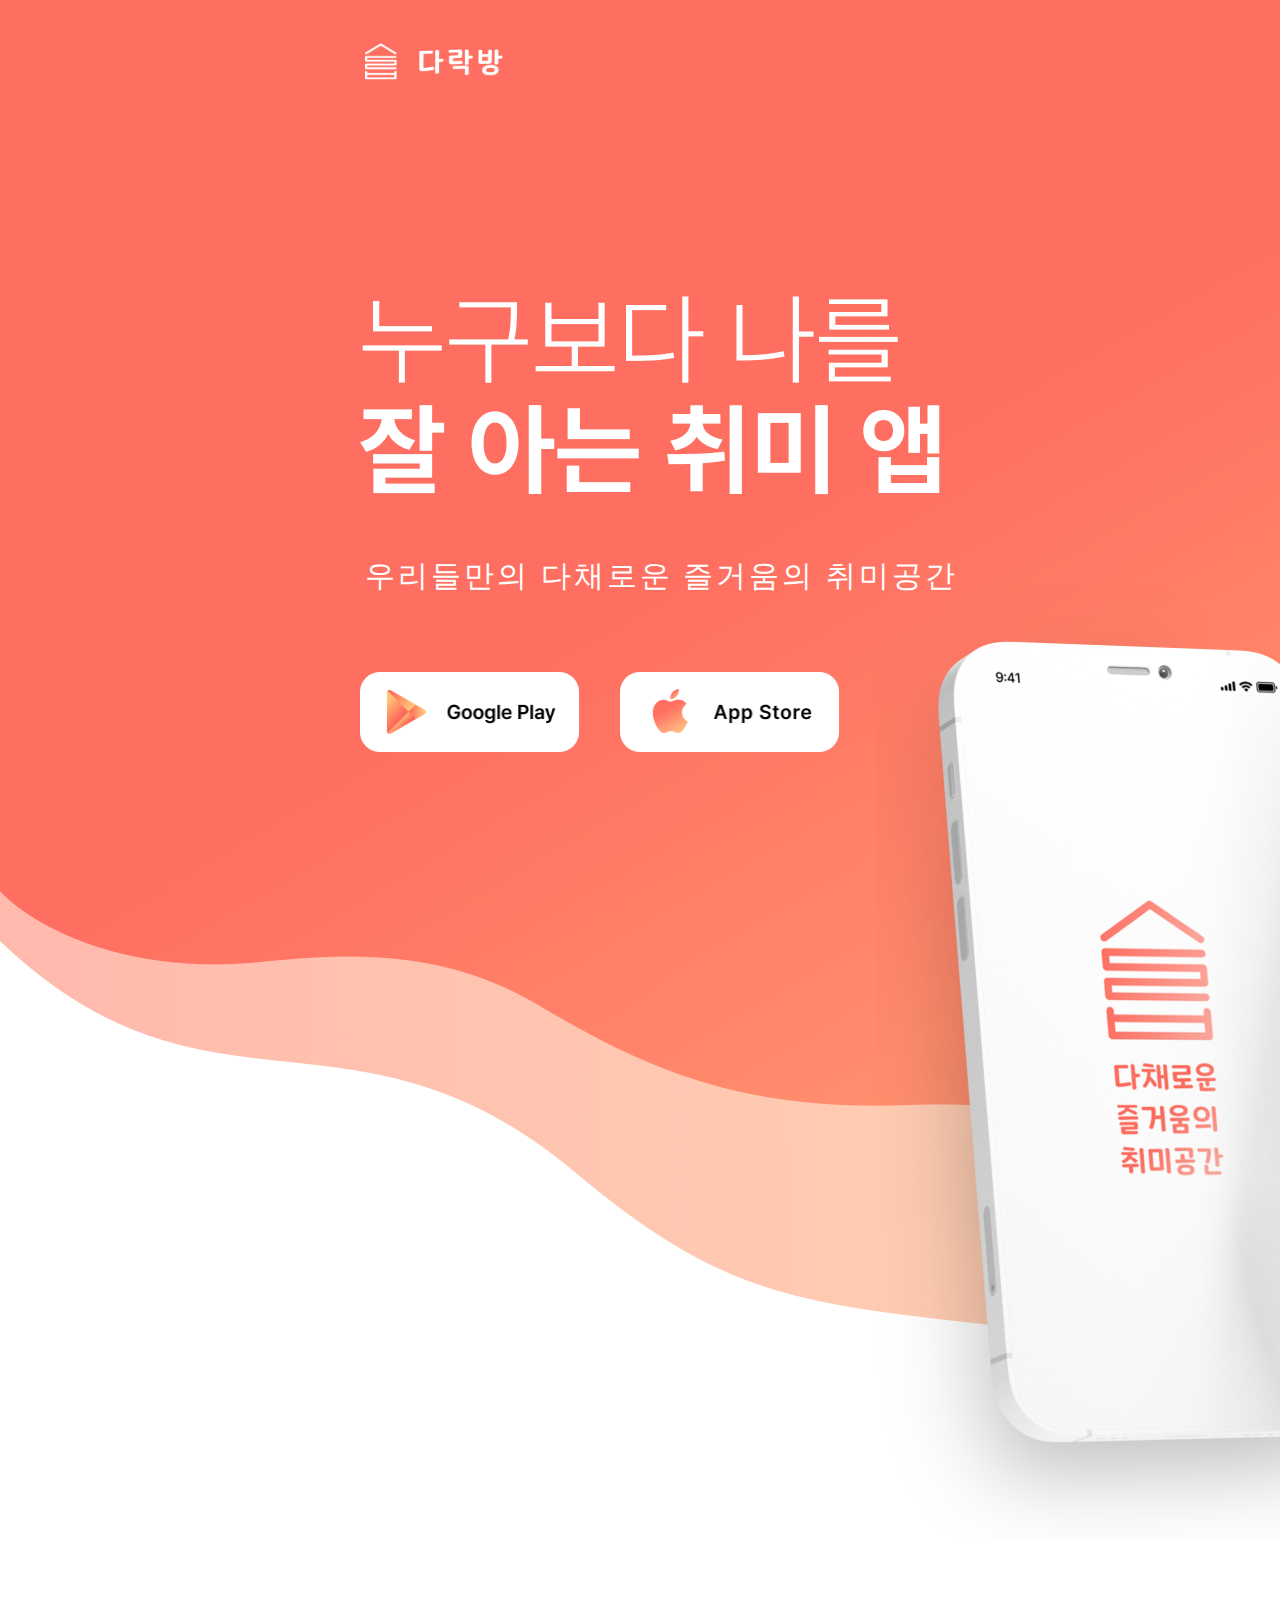
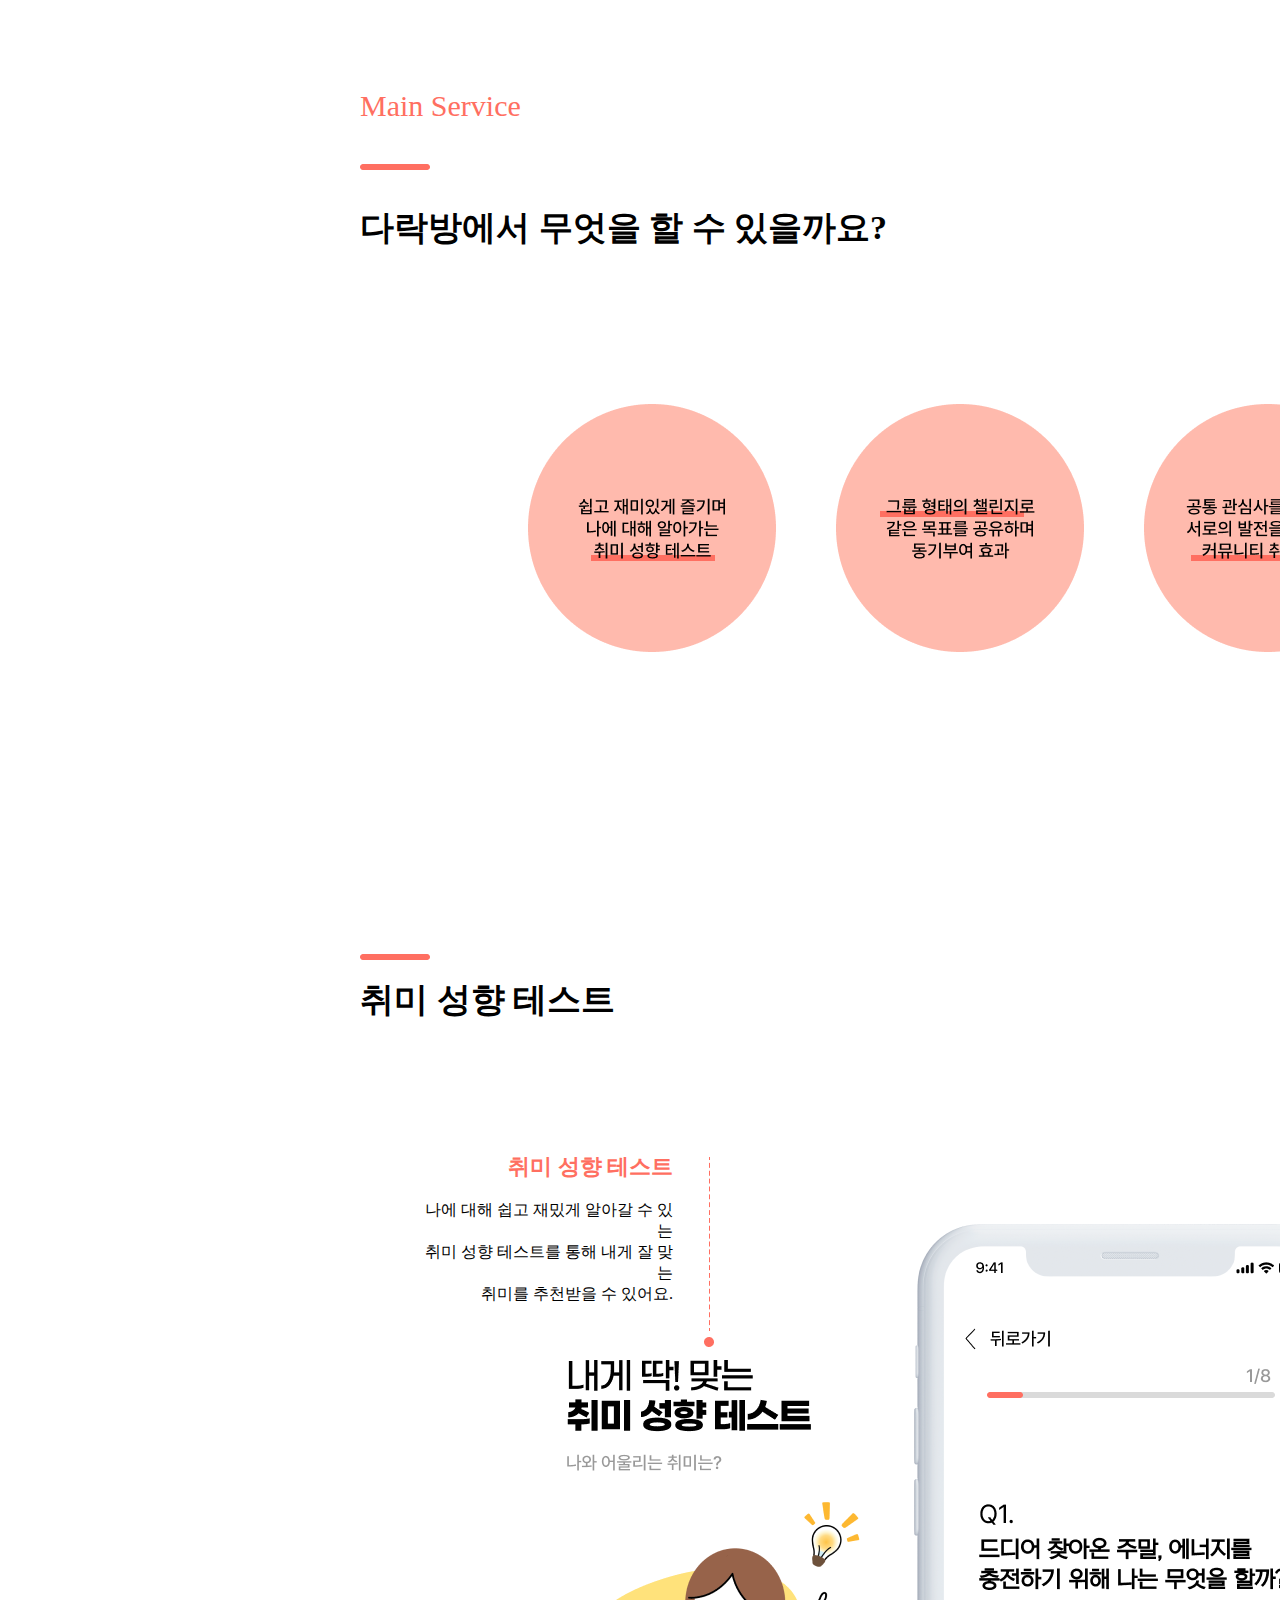
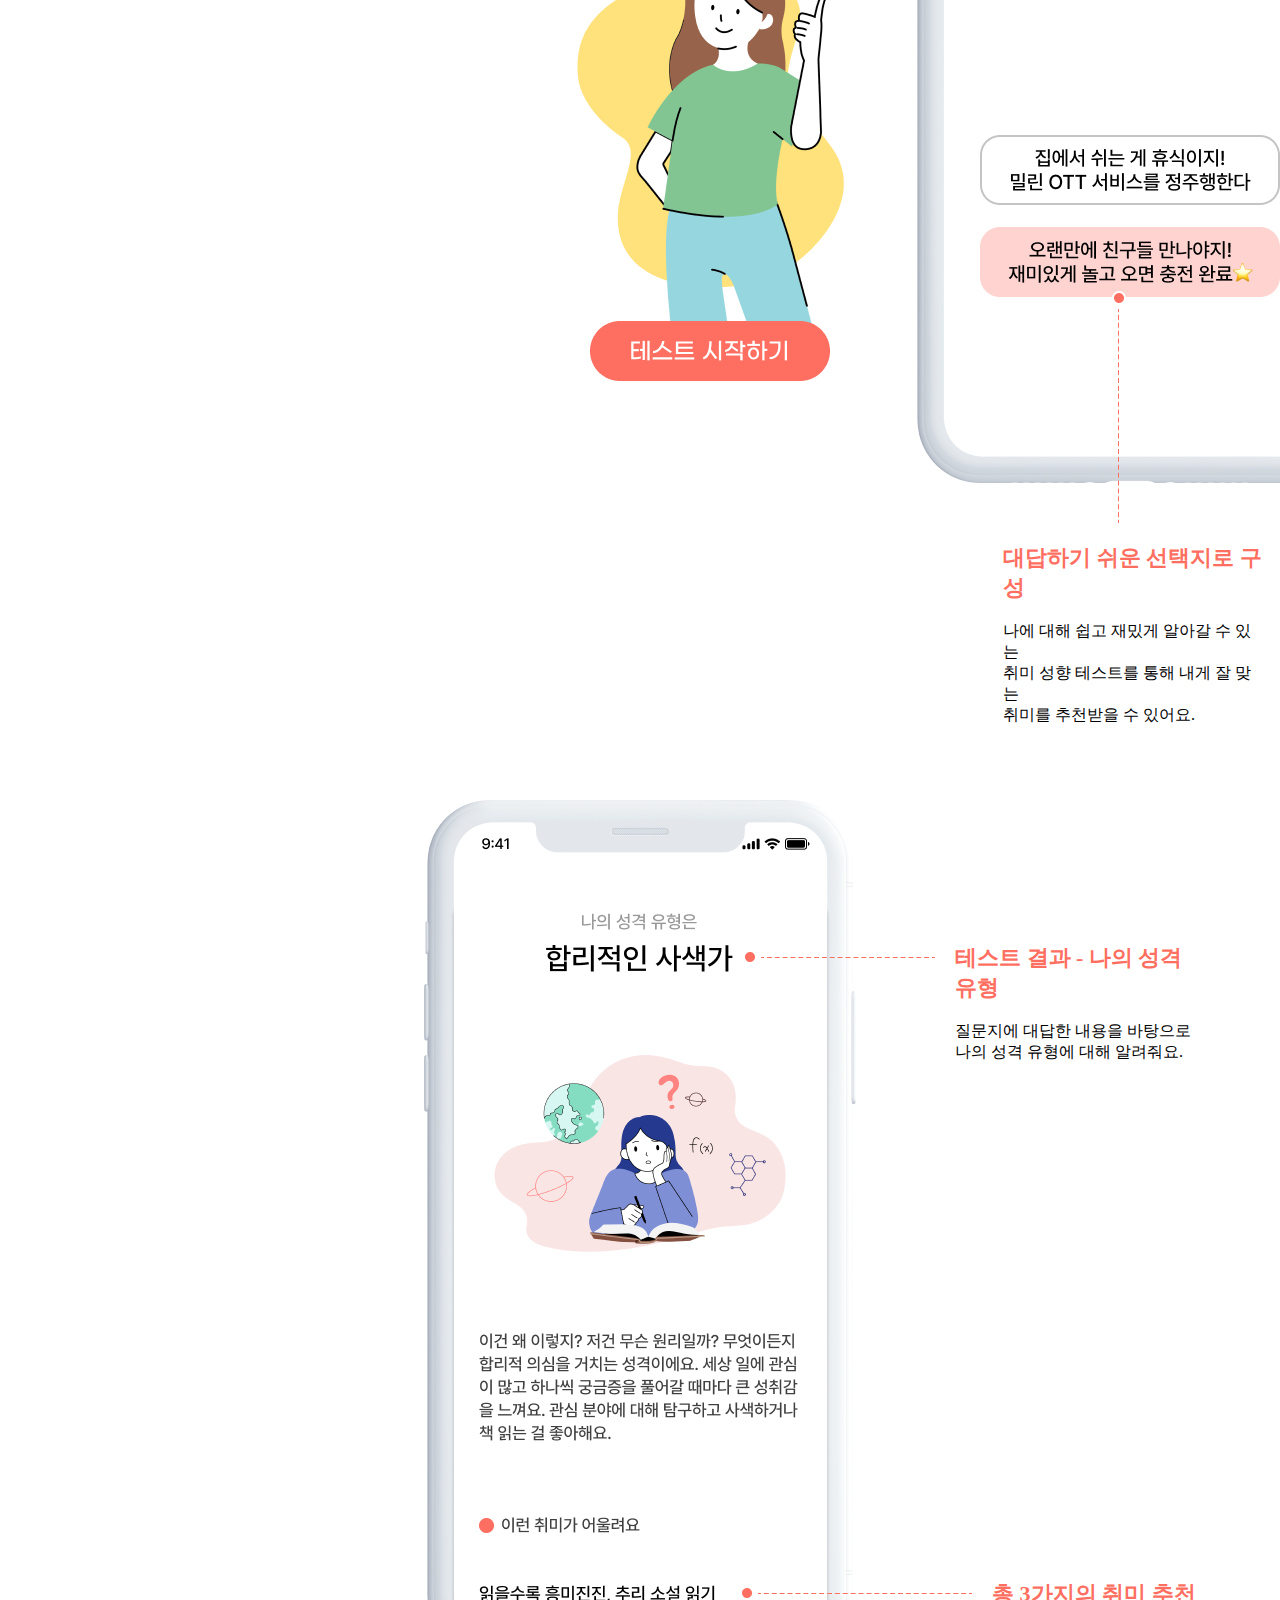
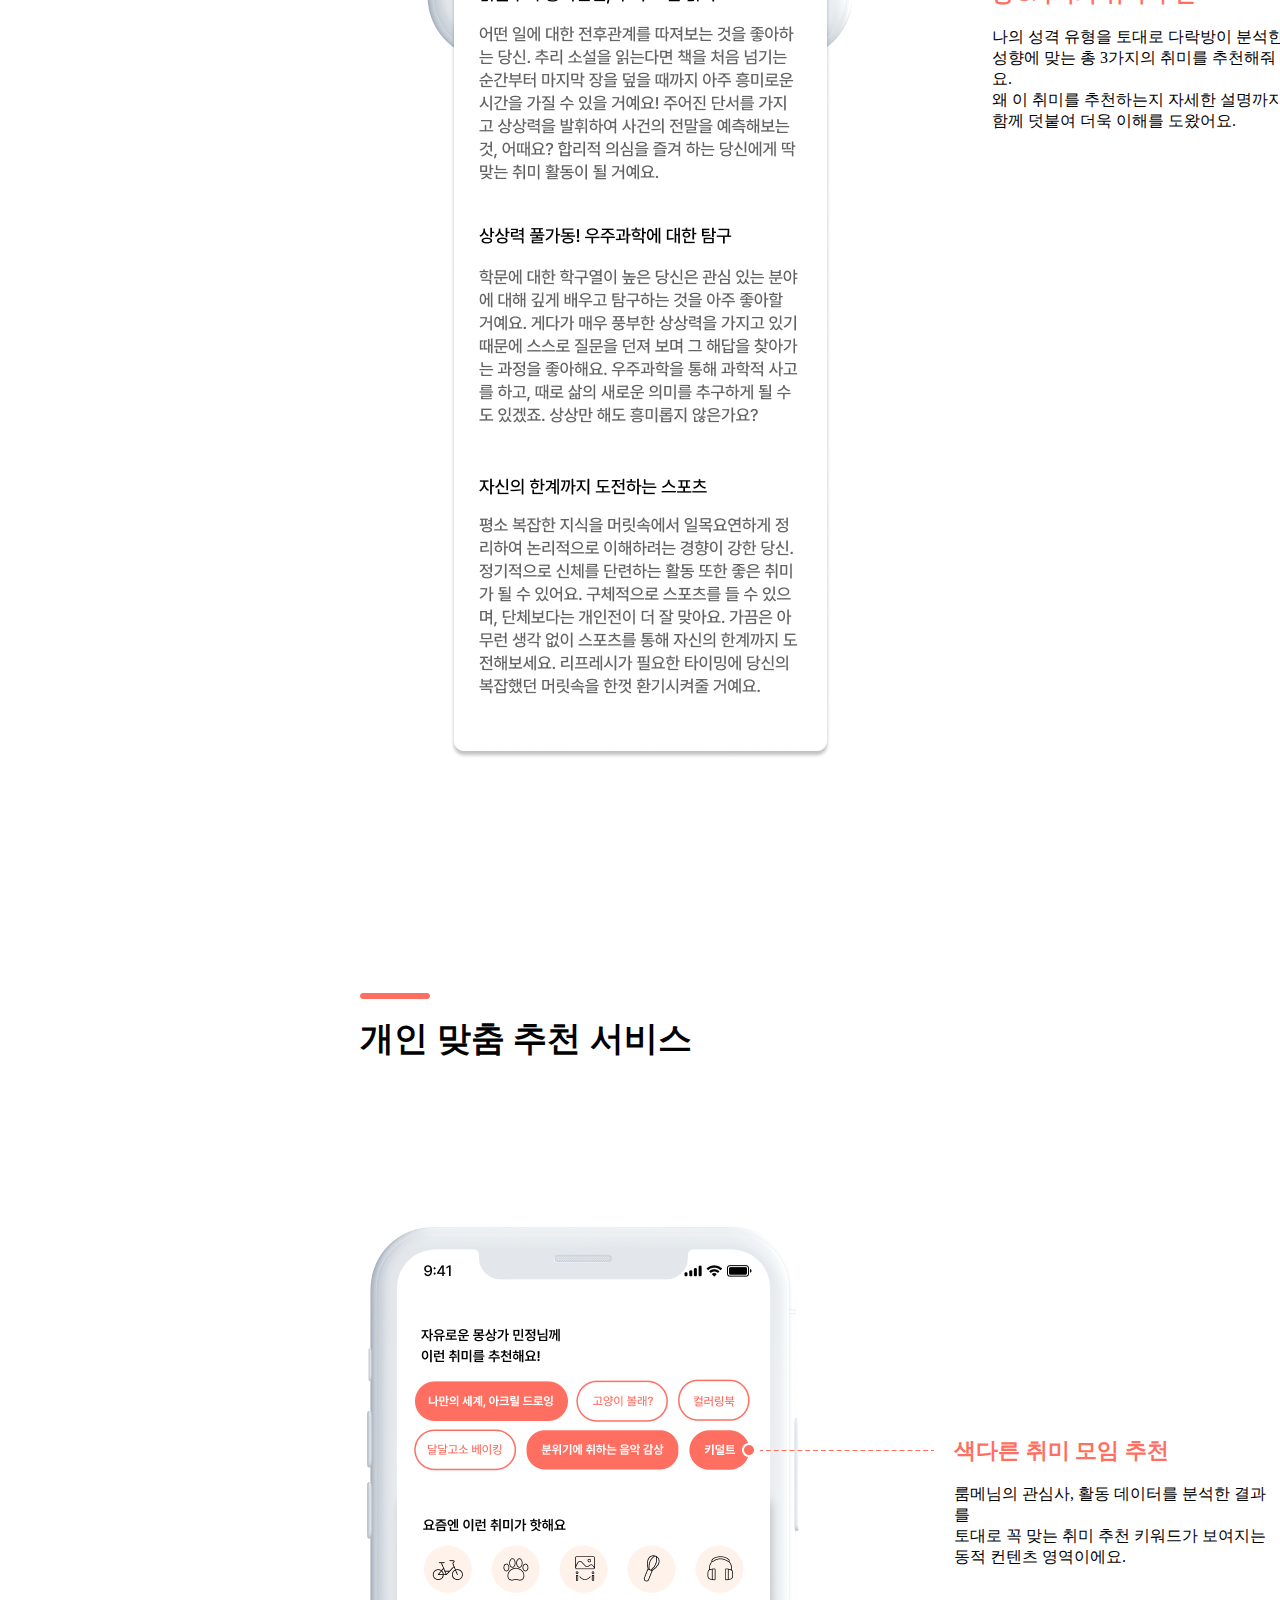
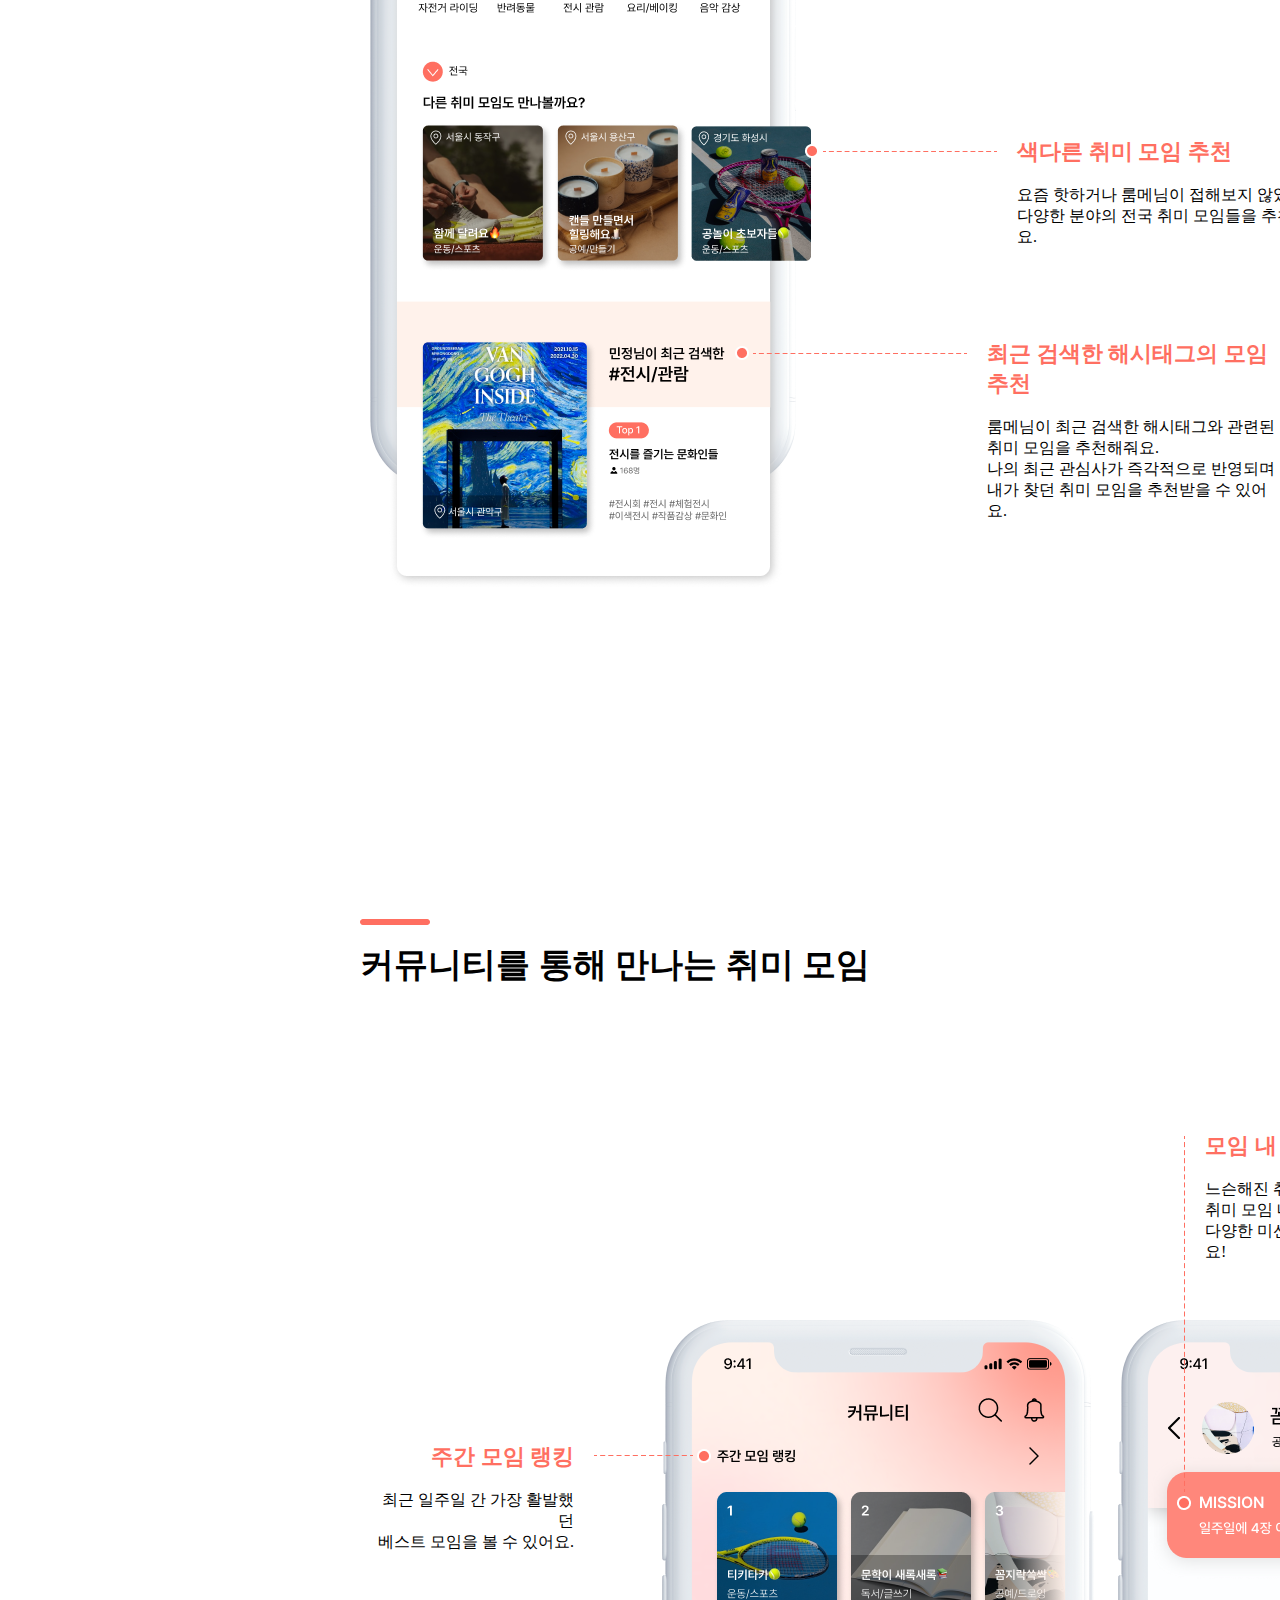
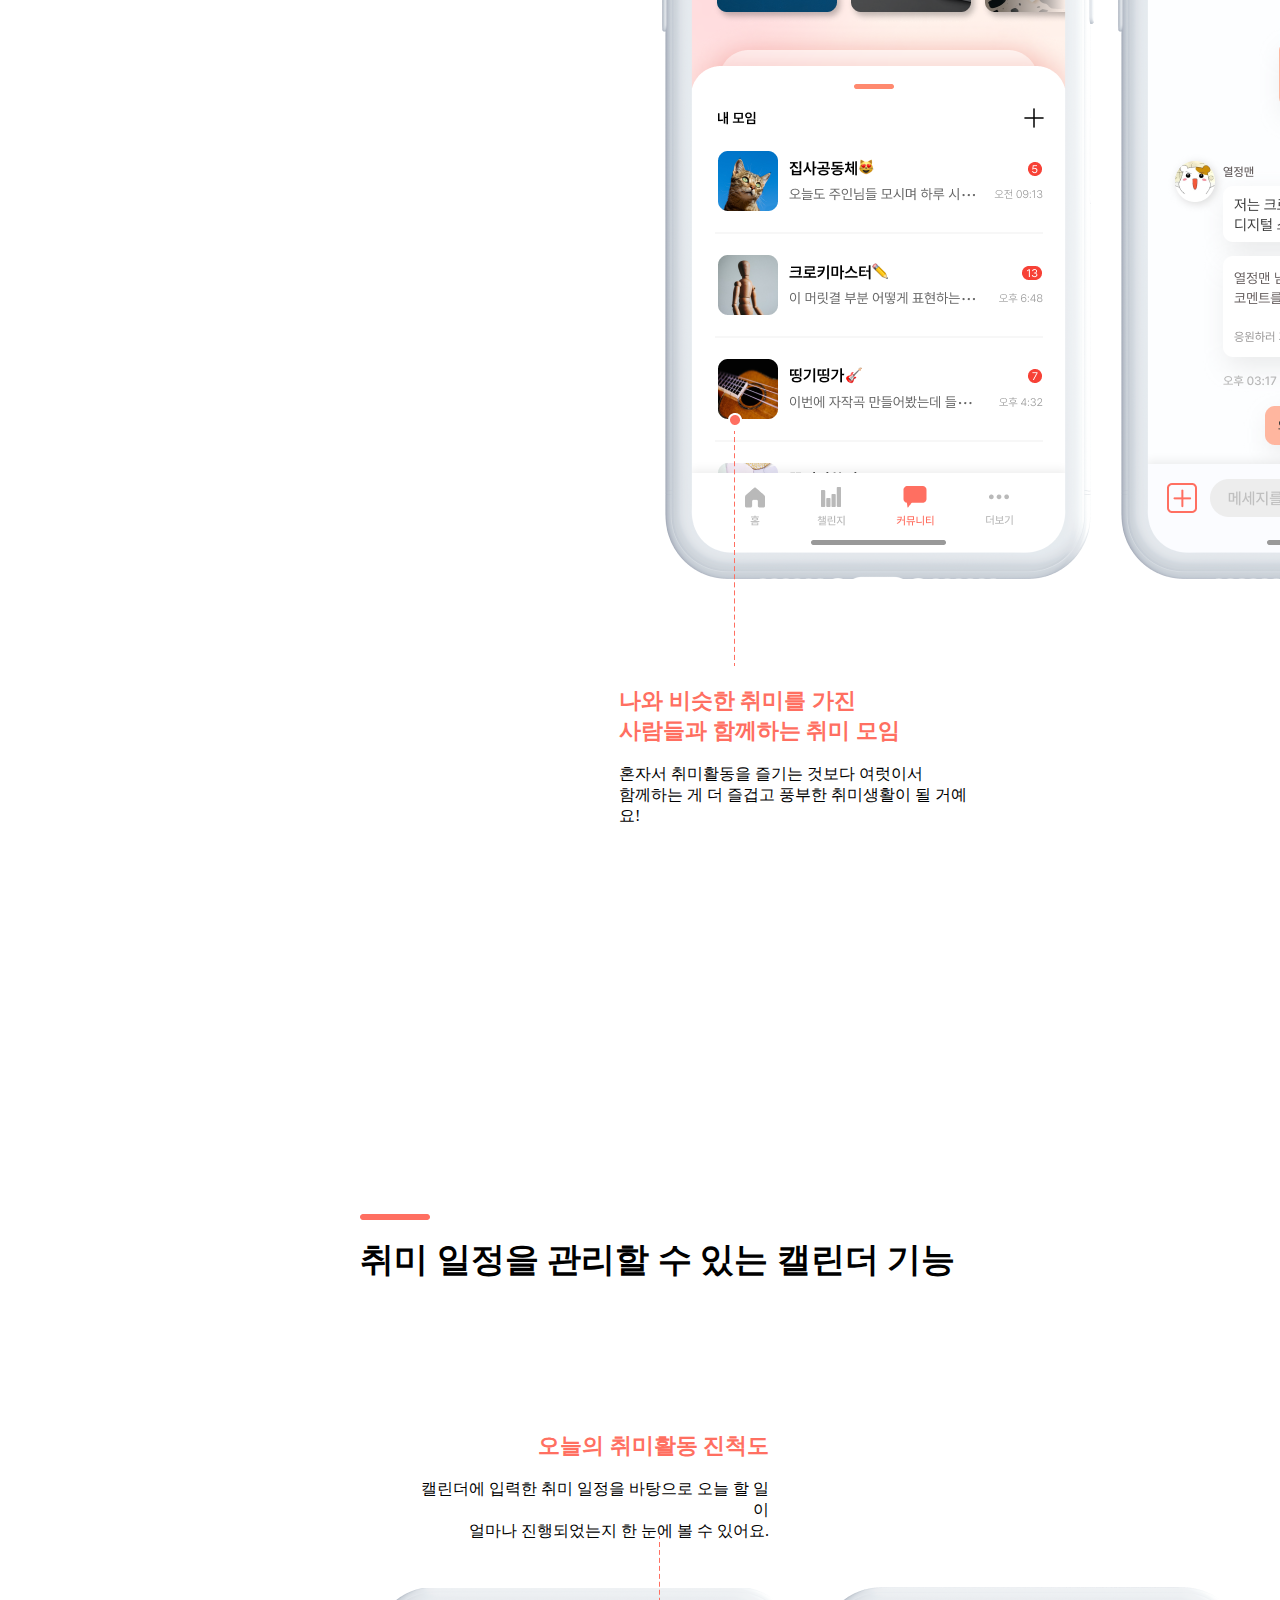
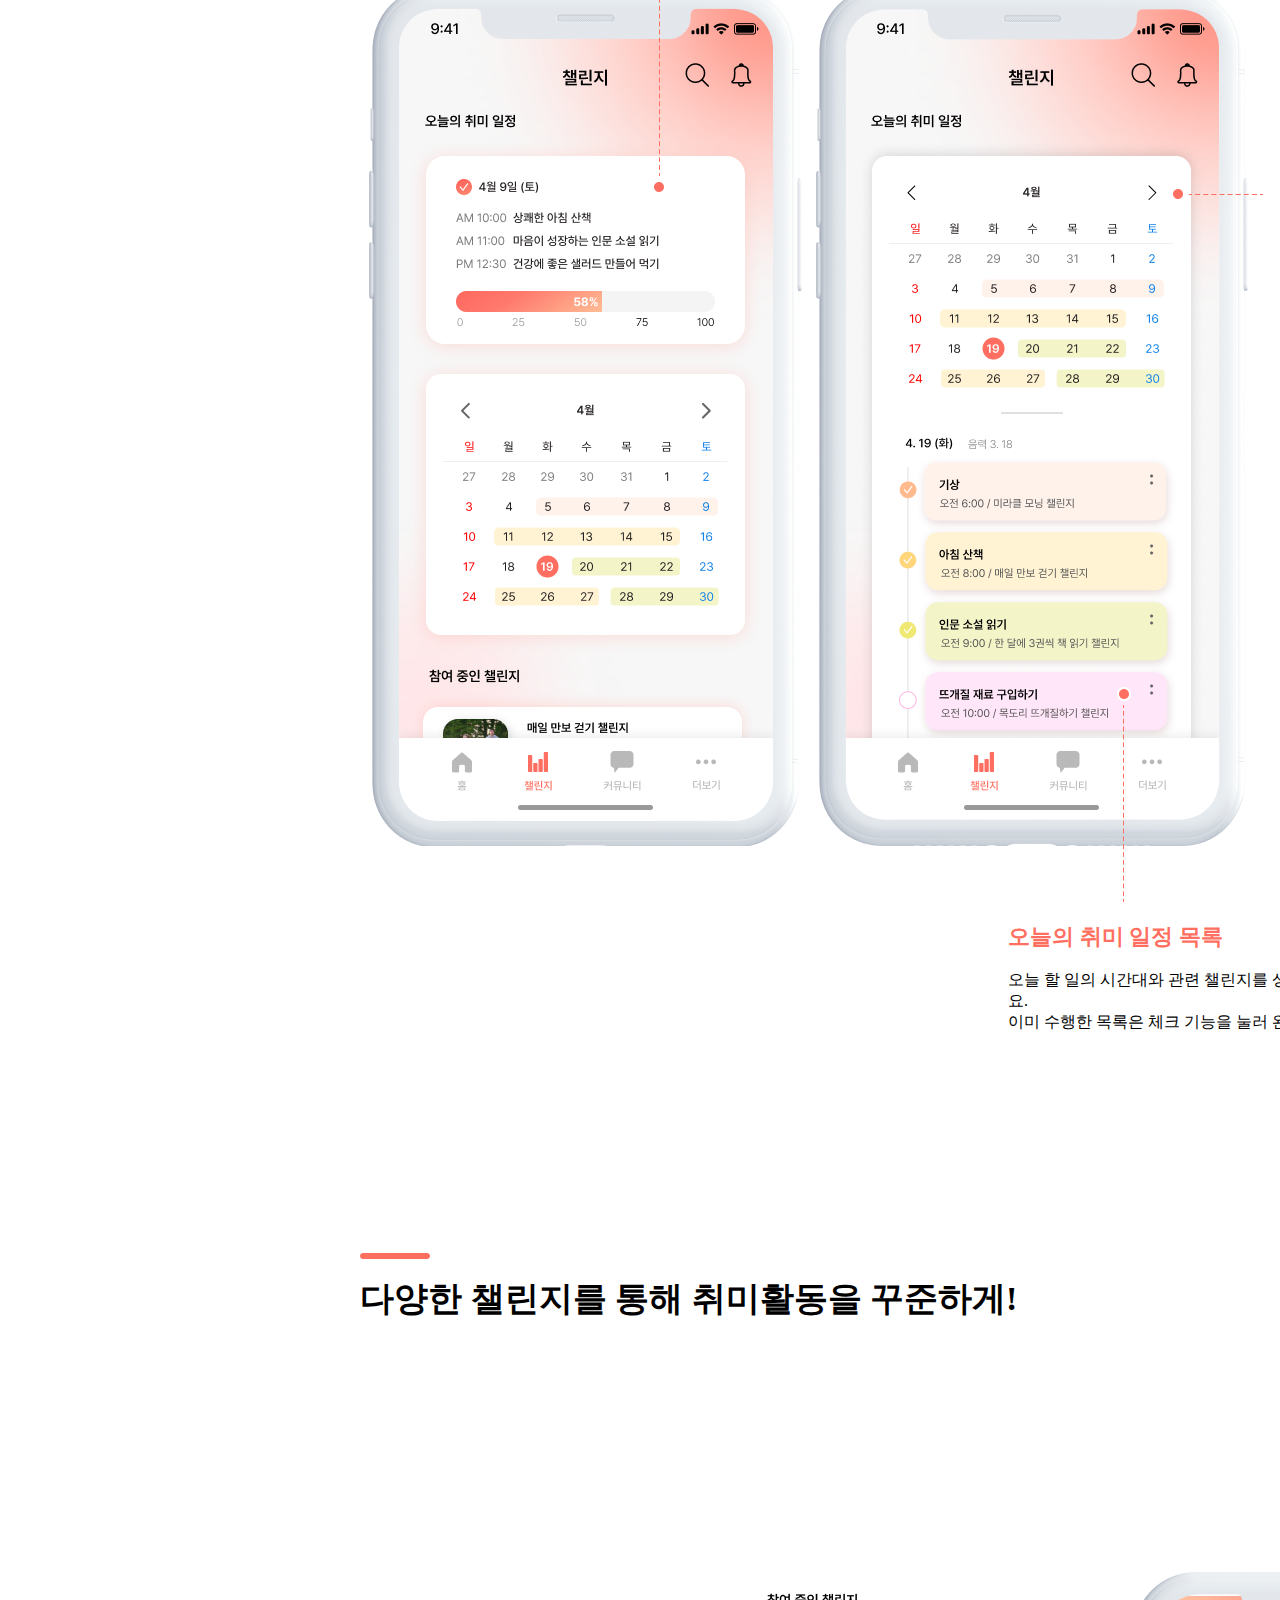
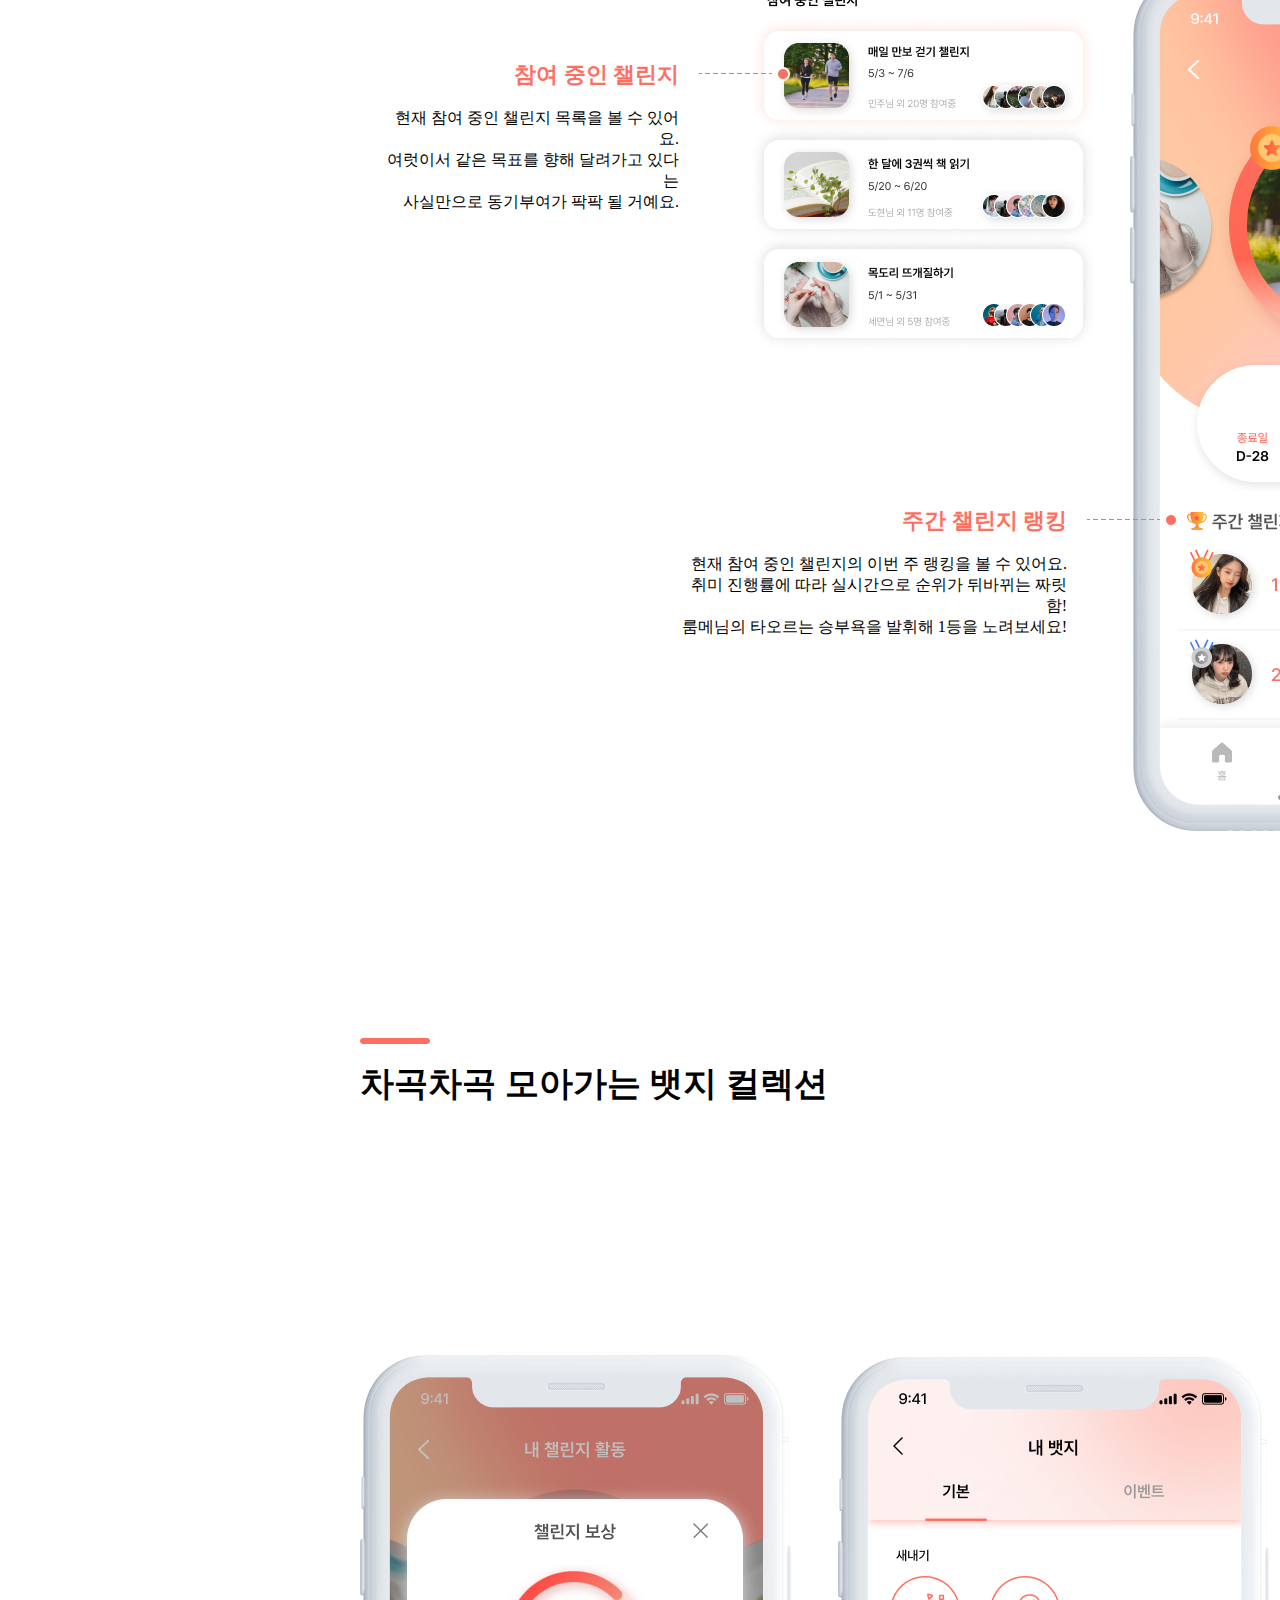
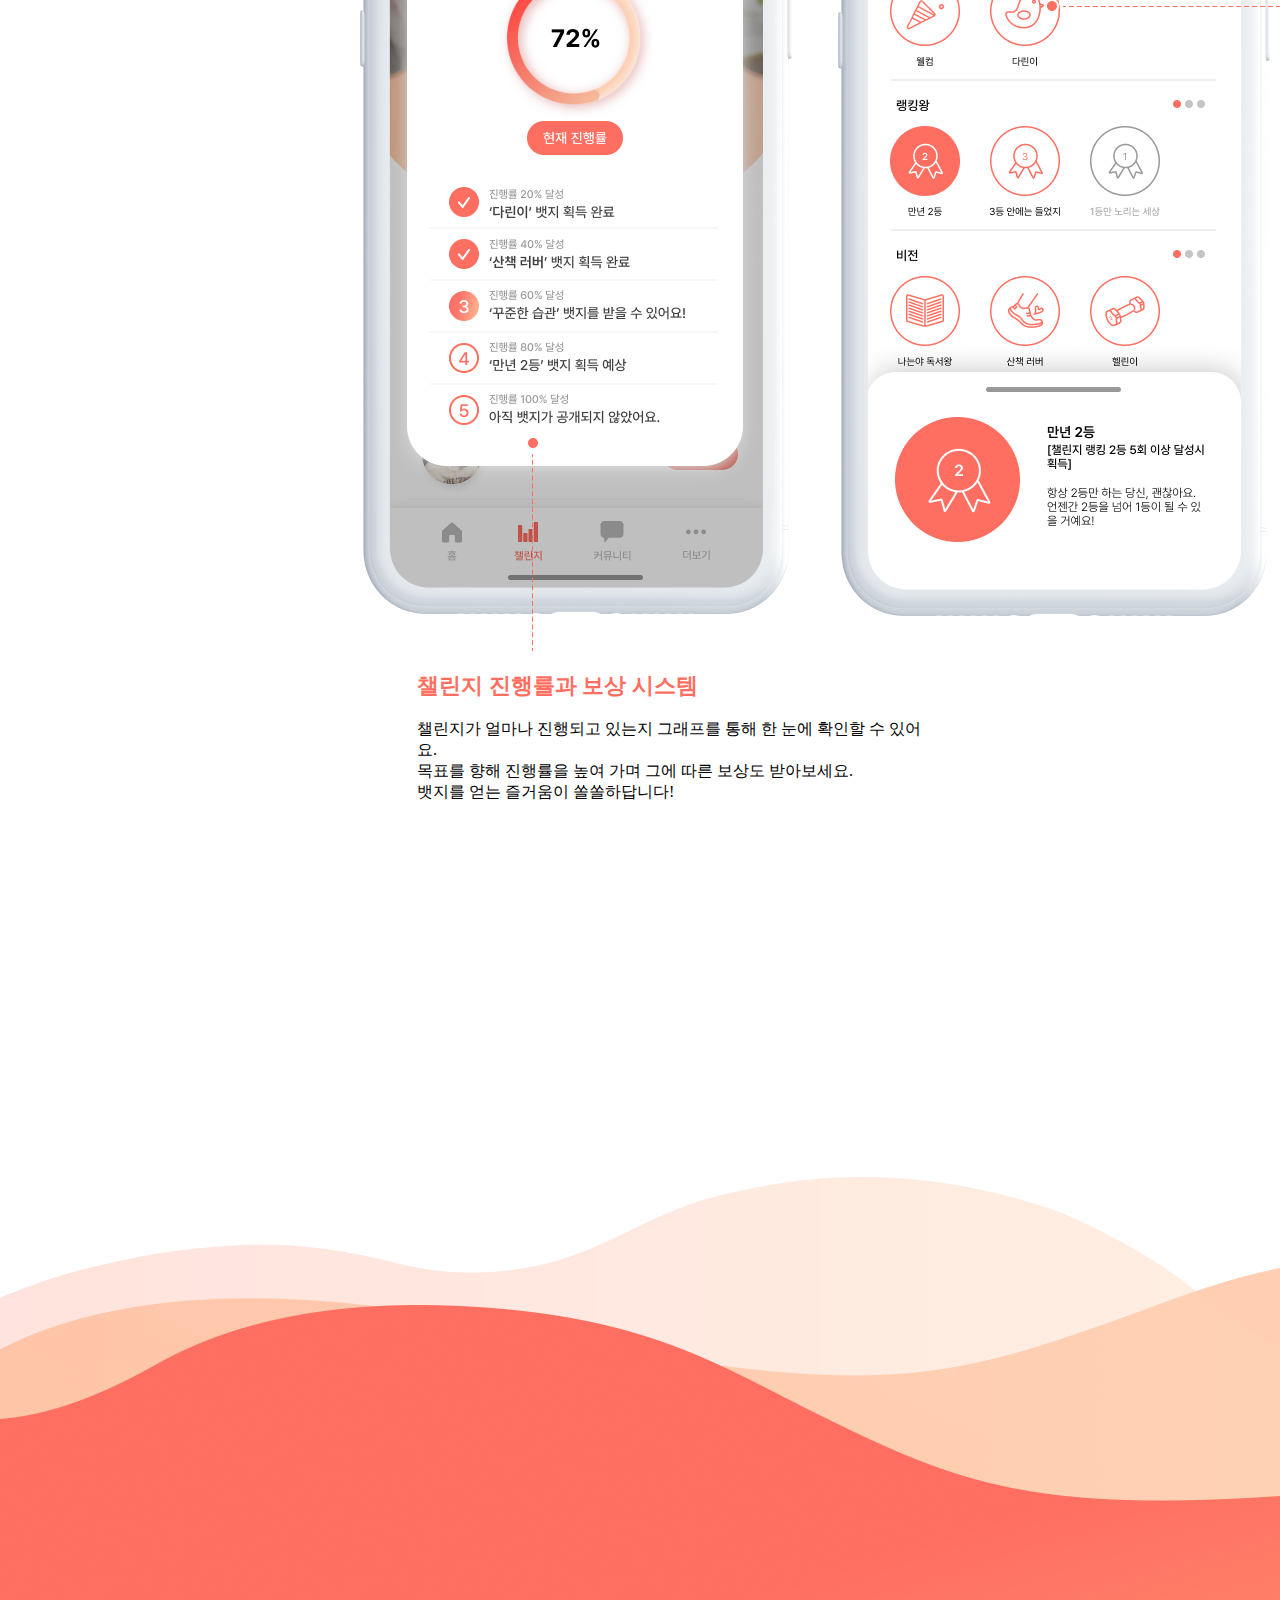
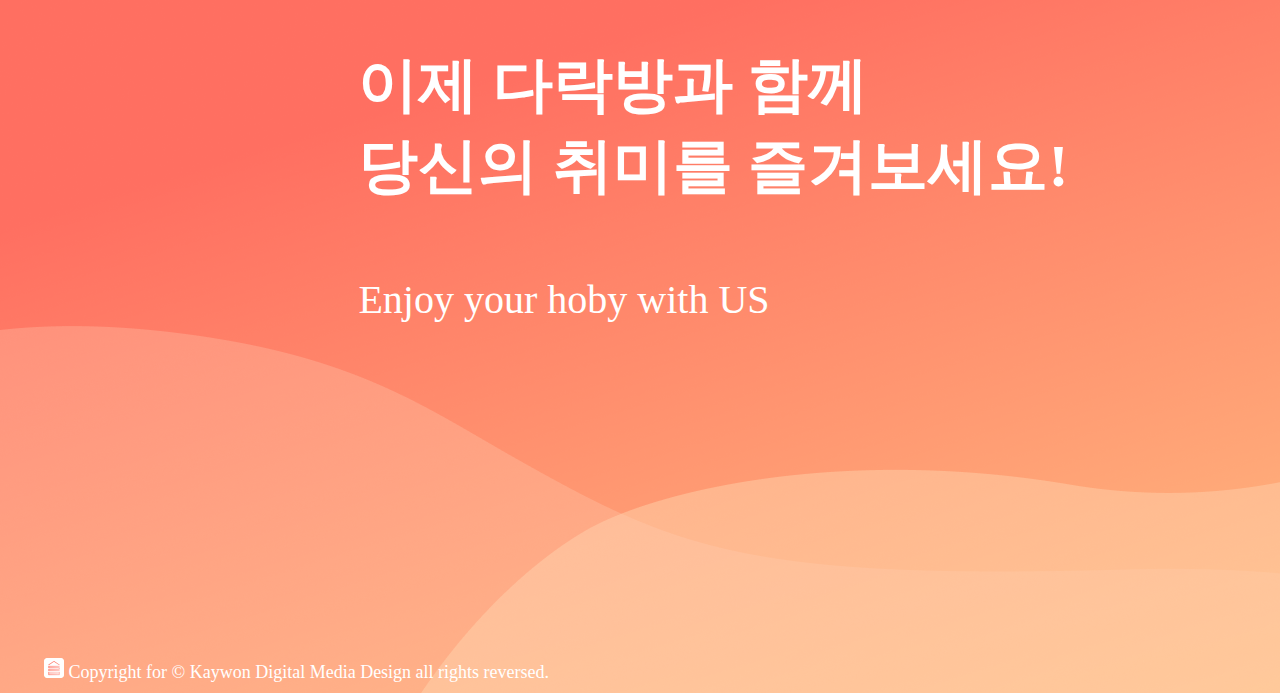
<file: service.html>
<!DOCTYPE html>
<html lang="en">
<head>
    <meta charset="UTF-8">
    <meta http-equiv="X-UA-Compatible" content="IE=edge">
    <meta name="viewport" content="width=device-width, initial-scale=1.0">
    <title>다락방서비스</title>

    <link rel="stylesheet" type="text/css" href="./css/service.css">
</head>
<body>
    <div id="wrap">
        <header>
            <h1><img id="logo" src="./img/index_logo.png"></h1>
            <nav>
                <ul>
                    <li id="moving"><a href="index.html">소개</a></li>
                </ul>
                <ul>
                    <li><a href="service.html">서비스</a></li>
                </ul>
            </nav>
            <img id="nav_bar" src="./img/nav_bar.png">
            <!-- <img id="mark" src="./img/mark.png"></img> -->
        </header>
        <section>
            <div>
                <img id="title" src="./img/index_title.png">
                <p id="sub_title">우리들만의 다채로운 즐거움의 취미공간</p>
                <img id="google" src="./img/googleplay.png">
                <img id="apple" src="./img/appstore.png">
                <img id="title_image" src="./img/title_image.png">
            </div>

            <div>
                <h2 id="title2">Main Service</h2>
                <img id="underbar1" src="./img/bar.png">
                <p id="sub_title2">다락방에서 무엇을 할 수 있을까요?</p>
                    <img id="service" src="./img/service.png">
            </div>

            <div>
                <img id="underbar2" src="./img/bar.png">
                <p id="sub_title3">취미 성향 테스트</p>
                    <img id="test_main1" src="./img/test_main1.png">
                <p id="test_introduce1">
                    <span>취미 성향 테스트</span><br><br>
                    나에 대해 쉽고 재밌게 알아갈 수 있는 <br>
                    취미 성향 테스트를 통해 내게 잘 맞는 <br>
                    취미를 추천받을 수 있어요.
                </p>
                <p id="test_introduce2">
                    <span>대답하기 쉬운 선택지로 구성</span><br><br>
                    나에 대해 쉽고 재밌게 알아갈 수 있는 <br>
                    취미 성향 테스트를 통해 내게 잘 맞는 <br>
                    취미를 추천받을 수 있어요.
                </p>
                    <img id="test_main2" src="./img/test_main2.png">
                    <p id="test_introduce3">
                        <span>테스트 결과 - 나의 성격 유형</span><br><br>
                        질문지에 대답한 내용을 바탕으로 <br>
                        나의 성격 유형에 대해 알려줘요.
                    </p>
                    <p id="test_introduce4">
                        <span>총 3가지의 취미 추천</span><br><br>
                        나의 성격 유형을 토대로 다락방이 분석한 <br>
                        성향에 맞는 총 3가지의 취미를 추천해줘요. <br>
                        왜 이 취미를 추천하는지 자세한 설명까지 <br>
                        함께 덧붙여 더욱 이해를 도왔어요.
                    </p>
            </div>

            <div>
            <img id="underbar3" src="./img/bar.png">
            <p id="sub_title4">개인 맞춤 추천 서비스</p>
                <img id="recommend_main" src="./img/recommend_main.png">
                <p id="recommend_introduce1">
                    <span>색다른 취미 모임 추천</span><br><br>
                        룸메님의 관심사, 활동 데이터를 분석한 결과를 <br>
                        토대로 꼭 맞는 취미 추천 키워드가 보여지는 <br>
                        동적 컨텐츠 영역이에요.
                </p>
                <p id="recommend_introduce2">
                    <span>색다른 취미 모임 추천</span><br><br>
                    요즘 핫하거나 룸메님이 접해보지 않았던 <br>
                    다양한 분야의 전국 취미 모임들을 추천해줘요.
                </p>
                <p id="recommend_introduce3">
                    <span>최근 검색한 해시태그의 모임 추천</span><br><br>
                    룸메님이 최근 검색한 해시태그와 관련된 <br>
                    취미 모임을 추천해줘요. <br>
                    나의 최근 관심사가 즉각적으로 반영되며 <br>
                    내가 찾던 취미 모임을 추천받을 수 있어요.
                </p>
            </div>

            <div>
                <img id="underbar4" src="./img/bar.png">
                <p id="sub_title5">커뮤니티를 통해 만나는 취미 모임</p>
                    <img id="community_main" src="./img/community_main.png">
                    <p id="community_introduce1">
                        <span>모임 내 취미 미션</span><br><br>
                        느슨해진 취미활동에 동기부여를 불어넣는 <br>
                        취미 모임 내 미션 기능을 통해 사람들과 함께 <br>
                        다양한 미션을 설정하고 목표를 달성해보세요!
                    </p>
                    <p id="community_introduce2">
                        <span>주간 모임 랭킹</span><br><br>
                        최근 일주일 간 가장 활발했던 <br>
                        베스트 모임을 볼 수 있어요.
                    </p>
                    <p id="community_introduce3">
                        <span>나와 비슷한 취미를 가진 <br>사람들과 함께하는 취미 모임</span><br><br>
                        혼자서 취미활동을 즐기는 것보다 여럿이서 <br>
                        함께하는 게 더 즐겁고 풍부한 취미생활이 될 거예요!
                    </p>
            </div>
            
            <div>
                <img id="underbar5" src="./img/bar.png">
                <p id="sub_title6">취미 일정을 관리할 수 있는 캘린더 기능</p>
                    <img id="calendar_main" src="./img/calendar_main.png">
                    <p id="calendar_introduce1">
                        <span>오늘의 취미활동 진척도</span><br><br>
                        캘린더에 입력한 취미 일정을 바탕으로 오늘 할 일이 <br>
                        얼마나 진행되었는지 한 눈에 볼 수 있어요.
                    </p>
                    <p id="calendar_introduce2">
                        <span>취미 캘린더</span><br><br>
                        취미 일정을 손쉽게 관리할 수 있는 <br>
                        캘린더를 이용해 취미활동을 더욱 <br>
                        간편하게 즐겨 보세요. <br>
                        일반적인 달력 형식으로 되어 있어 <br>
                        한 달 간의 취미 일정을 편리하게 <br>
                        확인할 수 있어요.
                    </p>
                    <p id="calendar_introduce3">
                        <span>오늘의 취미 일정 목록</span><br><br>
                        오늘 할 일의 시간대와 관련 챌린지를 상세하게 기입할 수 있어요. <br>
                        이미 수행한 목록은 체크 기능을 눌러 완료할 수 있어요.
                    </p>
            </div>

            <div>
                <img id="underbar6" src="./img/bar.png">
                <p id="sub_title7">다양한 챌린지를 통해 취미활동을 꾸준하게!</p>
                    <img id="challenge_main" src="./img/challenge_main.png">
                    <p id="challenge_introduce1">
                        <span>참여 중인 챌린지</span><br><br>
                        현재 참여 중인 챌린지 목록을 볼 수 있어요. <br>
                        여럿이서 같은 목표를 향해 달려가고 있다는 <br>
                        사실만으로 동기부여가 팍팍 될 거예요.
                    </p>
                    <p id="challenge_introduce2">
                        <span>주간 챌린지 랭킹</span><br><br>
                        현재 참여 중인 챌린지의 이번 주 랭킹을 볼 수 있어요. <br>
                        취미 진행률에 따라 실시간으로 순위가 뒤바뀌는 짜릿함! <br>
                        룸메님의 타오르는 승부욕을 발휘해 1등을 노려보세요!
                    </p>
            </div>

            <div>
                <img id="underbar7" src="./img/bar.png">
                <p id="sub_title8">차곡차곡 모아가는 뱃지 컬렉션</p>
                    <img id="collection_main" src="./img/collection_main.png">
                    <p id="collection_introduce1">
                        <span>내가 모은 뱃지 컬렉션</span><br><br>
                        룸메님이 챌린지를 달성하며 하나씩
                        모았던 뱃지들을 한 눈에 확인할 수
                        있어요.
                    </p>
                    <p id="collection_introduce2">
                        <span>챌린지 진행률과 보상 시스템</span><br><br>
                        챌린지가 얼마나 진행되고 있는지 그래프를 통해 한 눈에 확인할 수 있어요. <br>
                        목표를 향해 진행률을 높여 가며 그에 따른 보상도 받아보세요. <br>
                        뱃지를 얻는 즐거움이 쏠쏠하답니다!
                    </p>
            </div>
        </section>
        <footer>
            <!-- <img id="footer_background" src="./img/background_under.png"> -->
            <h1 id="footer_comment">
                이제 다락방과 함께 <br>
                당신의 취미를 즐겨보세요! <br><br>
                <p id="enjoy">Enjoy your hoby with US</p>
            </h1>
            <p id="footer_copyright"> 
                <img id="footer_logo" src="./img/footer_logo.png">
                Copyright for © Kaywon Digital Media Design all rights reversed.
            </p>
        </footer>
    </div>
</body>
</html>
</file>
<file: css/service.css>
* {
    margin: 0;
    padding: 0;
}

@import url('https://cdn.jsdelivr.net/gh/orioncactus/pretendard/dist/web/static/pretendard.css');

body {
    width: 100%;
    height: auto;
    /* margin: 0 auto; */

    background-image: url("../img/background2.png");
    background-size: cover;
    background-repeat: no-repeat;

    font-family: 'pretendard';
}
#wrap {
    width: 100%;
    height: 15093px;

    background-repeat: no-repeat;
}
#logo {
    position: absolute;
    width: 154px;
    height: 44px;
    left: 365px;
    top: 41px;
}
nav {
    font-family: 'Pretendard';
    font-style: normal;
    font-weight: 700;
    font-size: 28px;
    text-align: center;

    color: #FFFFFF;

    position: absolute;
    width: 216px;
    height: 34px;
    left: 1334px;
    top: 51px;
}
#moving {
    font-family: 'Pretendard';
    font-style: normal;
    font-weight: 400;
    font-size: 28px;

    color: #FFFFFF;
}
#title {
    position: absolute;

    left: 360px;
    top: 296px;
}
#sub_title {
    position: absolute;
    left: 365px;
    top: 556px;
    
    font-family: 'Pretendard';
    font-style: normal;
    font-weight: 400;
    font-size: 30px;

    letter-spacing: 0.1em;
    color: #FFFFFF;
}
#google {
    position: absolute;
    width: 220px;
    height: 80px; 
    margin: 0 auto;
    left: 360px;
    top: 672px;
}
#apple {
    position: absolute;
    width: 220px;
    height: 80px;
    margin: 0 auto;
    left: 620px;
    top: 672px;
}
#title_image {
    position: absolute;
    width: 898px;
    height: 1121px;
    left: 876px;
    top: 419px;

    margin: 0 auto;
    /* width: 1146px;
    height: 1596px; */
    /* left: 37.5%; */
}
li {
    list-style-type: none;
    display: inline;
    float: left;

    margin: 0 0 0 40px;
}
a:link {
    text-decoration: none;
    text-decoration:none;
}
a:visited {
    color: #FFFFFF;
    text-decoration:none;
}
#nav_bar {
    position: absolute;
    width: 60px;
    height: 3px;
    left: 1470px;
    top: 97px;
}
span {
    font-family: 'Pretendard';
    font-style: normal;
    font-weight: 700;
    font-size: 22px;
    text-align: right;

    color: #FF6F61;
    padding-bottom: 10px;
}
#title2 {
    position: absolute;
    left: 360px;
    top: 1688px;

    font-family: 'Pretendard';
    font-style: normal;
    font-weight: 500;
    font-size: 30px;
    line-height: 36px;

    color: #FF6F61;

}
#underbar1 {
    position: absolute;
    width: 70px;
    height: 6px;
    left: 360px;
    top: 1764px;
}
#underbar2 {
    position: absolute;
    width: 70px;
    height: 6px;
    left: 360px;
    top: 2554px;
}
#underbar3 {
    position: absolute;
    width: 70px;
    height: 6px;
    left: 360px;
    top: 5793px;
}
#underbar4 {
    position: absolute;
    width: 70px;
    height: 6px;
    left: 360px;
    top: 7319px;
}
#underbar5 {
    position: absolute;
    width: 70px;
    height: 6px;
    left: 360px;
    top: 9214px;
}
#underbar6 {
    position: absolute;
    width: 70px;
    height: 6px;
    left: 360px;
    top: 10853px;
}
#underbar7 {
    position: absolute;
    width: 70px;
    height: 6px;
    left: 360px;
    top: 12238px;
}
#sub_title2 {
    position: absolute;
    left: 360px;
    top: 1805px;

    font-family: 'Pretendard';
    font-style: normal;
    font-weight: 700;
    font-size: 34px;

    color: #000000;

}
#sub_title3 {
    position: absolute;
    left: 360px;
    top: 2577px;

    font-family: 'Pretendard';
    font-style: normal;
    font-weight: 700;
    font-size: 34px;

    color: #000000;

}
#sub_title4 {
    position: absolute;
    left: 360px;
    top: 5816px;

    font-family: 'Pretendard';
    font-style: normal;
    font-weight: 700;
    font-size: 34px;

    color: #000000;

}
#sub_title5 {
    position: absolute;
    left: 360px;
    top: 7342px;

    font-family: 'Pretendard';
    font-style: normal;
    font-weight: 700;
    font-size: 34px;

    color: #000000;

}
#sub_title6 {
    position: absolute;
    left: 360px;
    top: 9237px;

    font-family: 'Pretendard';
    font-style: normal;
    font-weight: 700;
    font-size: 34px;

    color: #000000;

}
#sub_title7 {
    position: absolute;
    left: 360px;
    top: 10876px;

    font-family: 'Pretendard';
    font-style: normal;
    font-weight: 700;
    font-size: 34px;

    color: #000000;

}
#sub_title8 {
    position: absolute;
    left: 360px;
    top: 12261px;

    font-family: 'Pretendard';
    font-style: normal;
    font-weight: 700;
    font-size: 34px;

    color: #000000;

}
#service {
    position: absolute;
    width: 864px;
    height: 248px;
    left: 528px;
    top: 2004px;
}
#test_main1 {
    position: absolute;
    
    left: 520px;
    top: 2757px;
}
#test_main2 {
    position: absolute;
    
    left: 424px;
    top: 4000px;
}
#recommend_main {
    position: absolute;
    
    left: 367px;
    top: 6027px;
}
#community_main {
    position: absolute;
    
    left: 594px;
    top: 7536px;
}
#calendar_main {
    position: absolute;
    
    left: 369px;
    top: 9536px;
}
#challenge_main {
    position: absolute;
    
    left: 699px;
    top: 11172px;
}
#collection_main {
    position: absolute;
    
    left: 360px;
    top: 12555px;
}
#test_introduce1 {
    position: absolute;
    width: 260px;
    height: 107px;
    left: 413px;
    top: 2752px;

    text-align: right;
}
#test_introduce2 {
    position: absolute;
    width: 260px;
    height: 107px;
    left: 1003px;
    top: 3743px;
}
#test_introduce3 {
    position: absolute;
    width: 245px;
    height: 85px;
    left: 955px;
    top: 4143px;
}
#test_introduce4 {
    position: absolute;
    width: 303px;
    height: 129px;
    left: 992px;
    top: 4779px;
}
#recommend_introduce1 {
    position: absolute;
    width: 323px;
    height: 107px;
    left: 954px;
    top: 6236px;
}
#recommend_introduce2 {
    position: absolute;
    width: 323px;
    height: 85px;
    left: 1017px;
    top: 6537px;
}
#recommend_introduce3 {
    position: absolute;
    width: 296px;
    height: 129px;
    left: 987px;
    top: 6739px;
}
#community_introduce1 {
    position: absolute;
    width: 319px;
    height: 107px;
    left: 1205px;
    top: 7531px;
}
#community_introduce2 {
    position: absolute;
    width: 205px;
    height: 85px;
    left: 369px;
    top: 7842px;

    text-align: right;
}
#community_introduce3 {
    position: absolute;
    width: 363px;
    height: 127px;
    left: 619px;
    top: 8686px;
}
#calendar_introduce1 {
    position: absolute;
    width: 358px;
    height: 85px;
    left: 411px;
    top: 9431px;

    text-align: right;
}
#calendar_introduce2 {
    position: absolute;
    width: 240px;
    height: 178px;
    left: 1283px;
    top: 9784px;
}
#calendar_introduce3 {
    position: absolute;
    width: 449px;
    height: 85px;
    left: 1008px;
    top: 10522px;
}
#challenge_introduce1 {
    position: absolute;
    width: 302px;
    height: 112px;
    left: 377px;
    top: 11260px;

    text-align: right;
}
#challenge_introduce2 {
    position: absolute;
    width: 390px;
    height: 112px;
    left: 677px;
    top: 11706px;
    
    text-align: right;
}
#collection_introduce1 {
    position: absolute;
    width: 247px;
    height: 112px;
    left: 1307px;
    top: 12798px;
}
#collection_introduce2 {
    position: absolute;
    width: 516px;
    height: 112px;
    left: 417px;
    top: 13471px;
}
#footer_comment {
    position: absolute;
    left: 358.45px;
    top: 14445px;

    font-family: 'Pretendard';
    font-style: normal;
    font-weight: 700;
    font-size: 60px;

    color: #FFFFFF;
}
#enjoy {
    font-family: 'Pretendard';
    font-style: normal;
    font-weight: 300;
    font-size: 40px;

    color: #FFFFFF;
}
#footer_copyright {
    /* display: inline; */
    
    position: absolute;
    left: 34px;
    top: 15048px;
    padding: 10px;

    font-family: 'Pretendard';
    font-style: normal;
    font-weight: 400;
    font-size: 18px;

    color: #FFFFFF;
}
</file>
